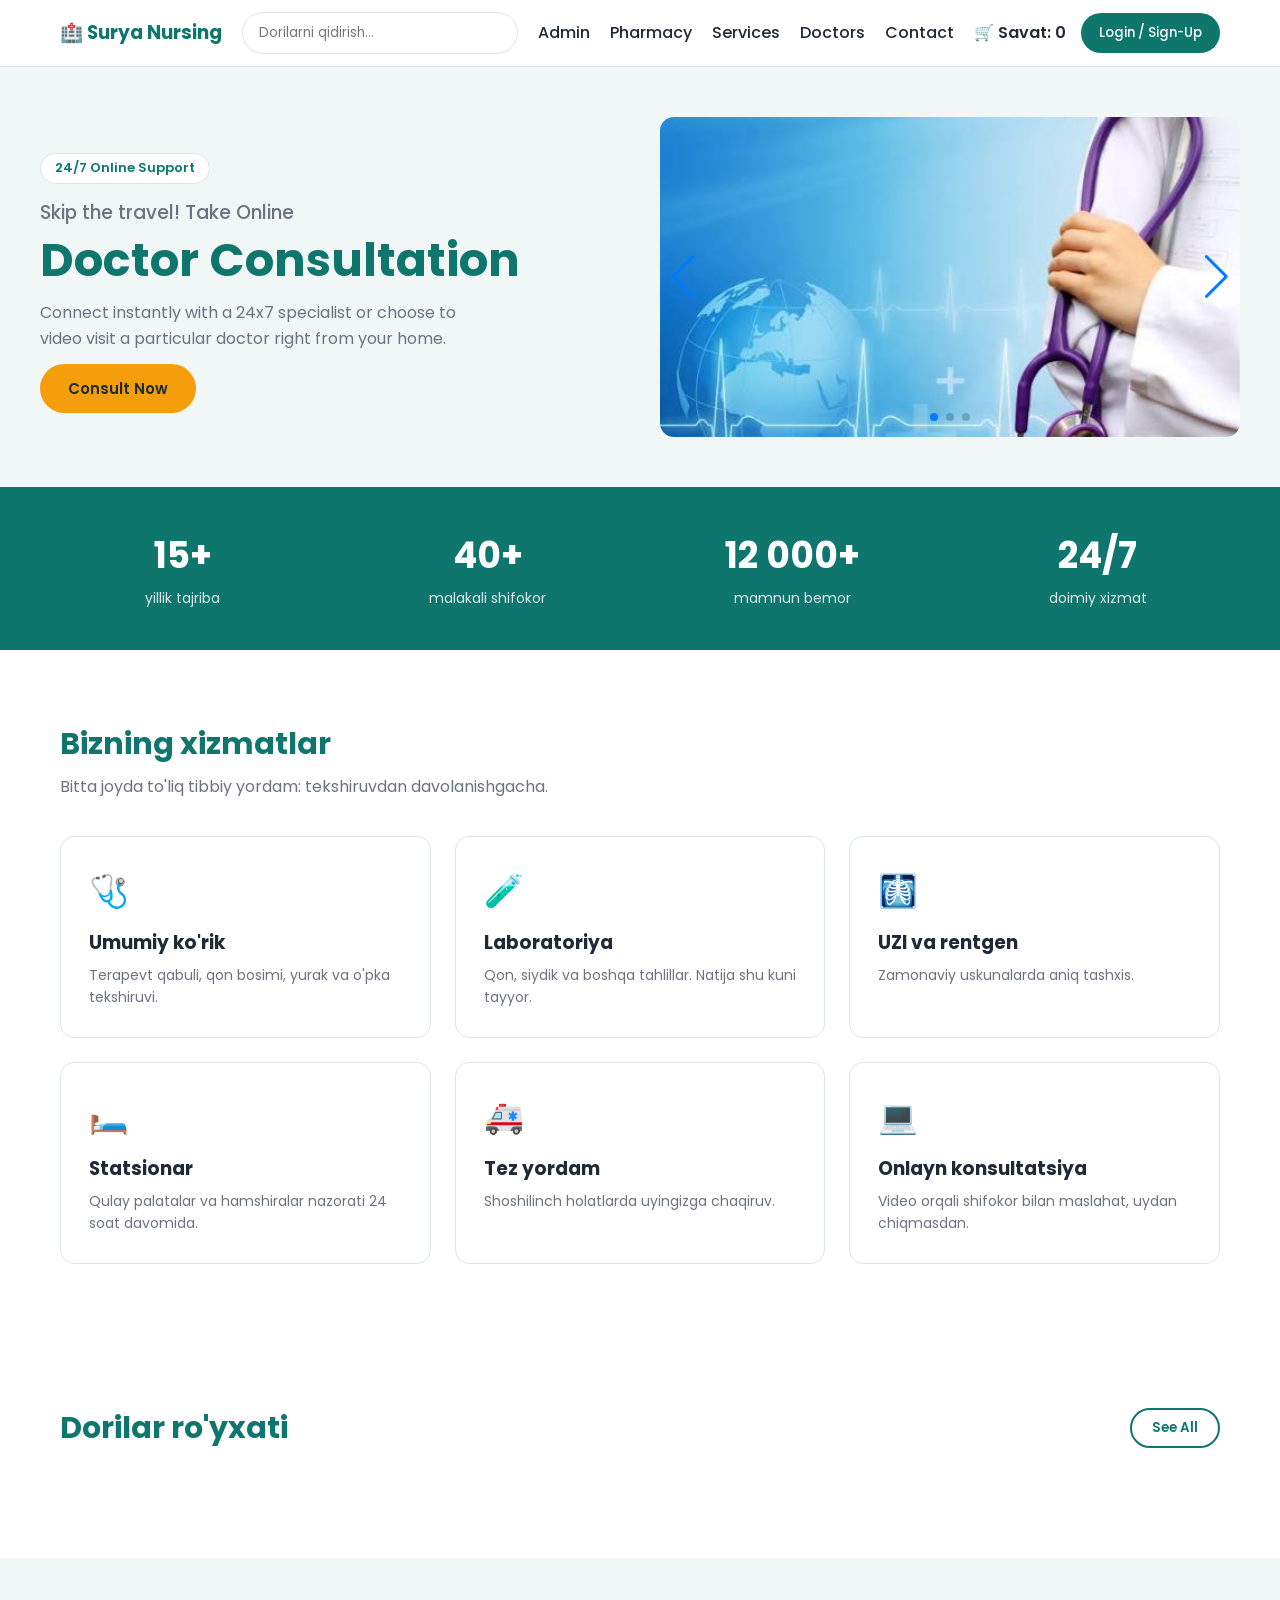
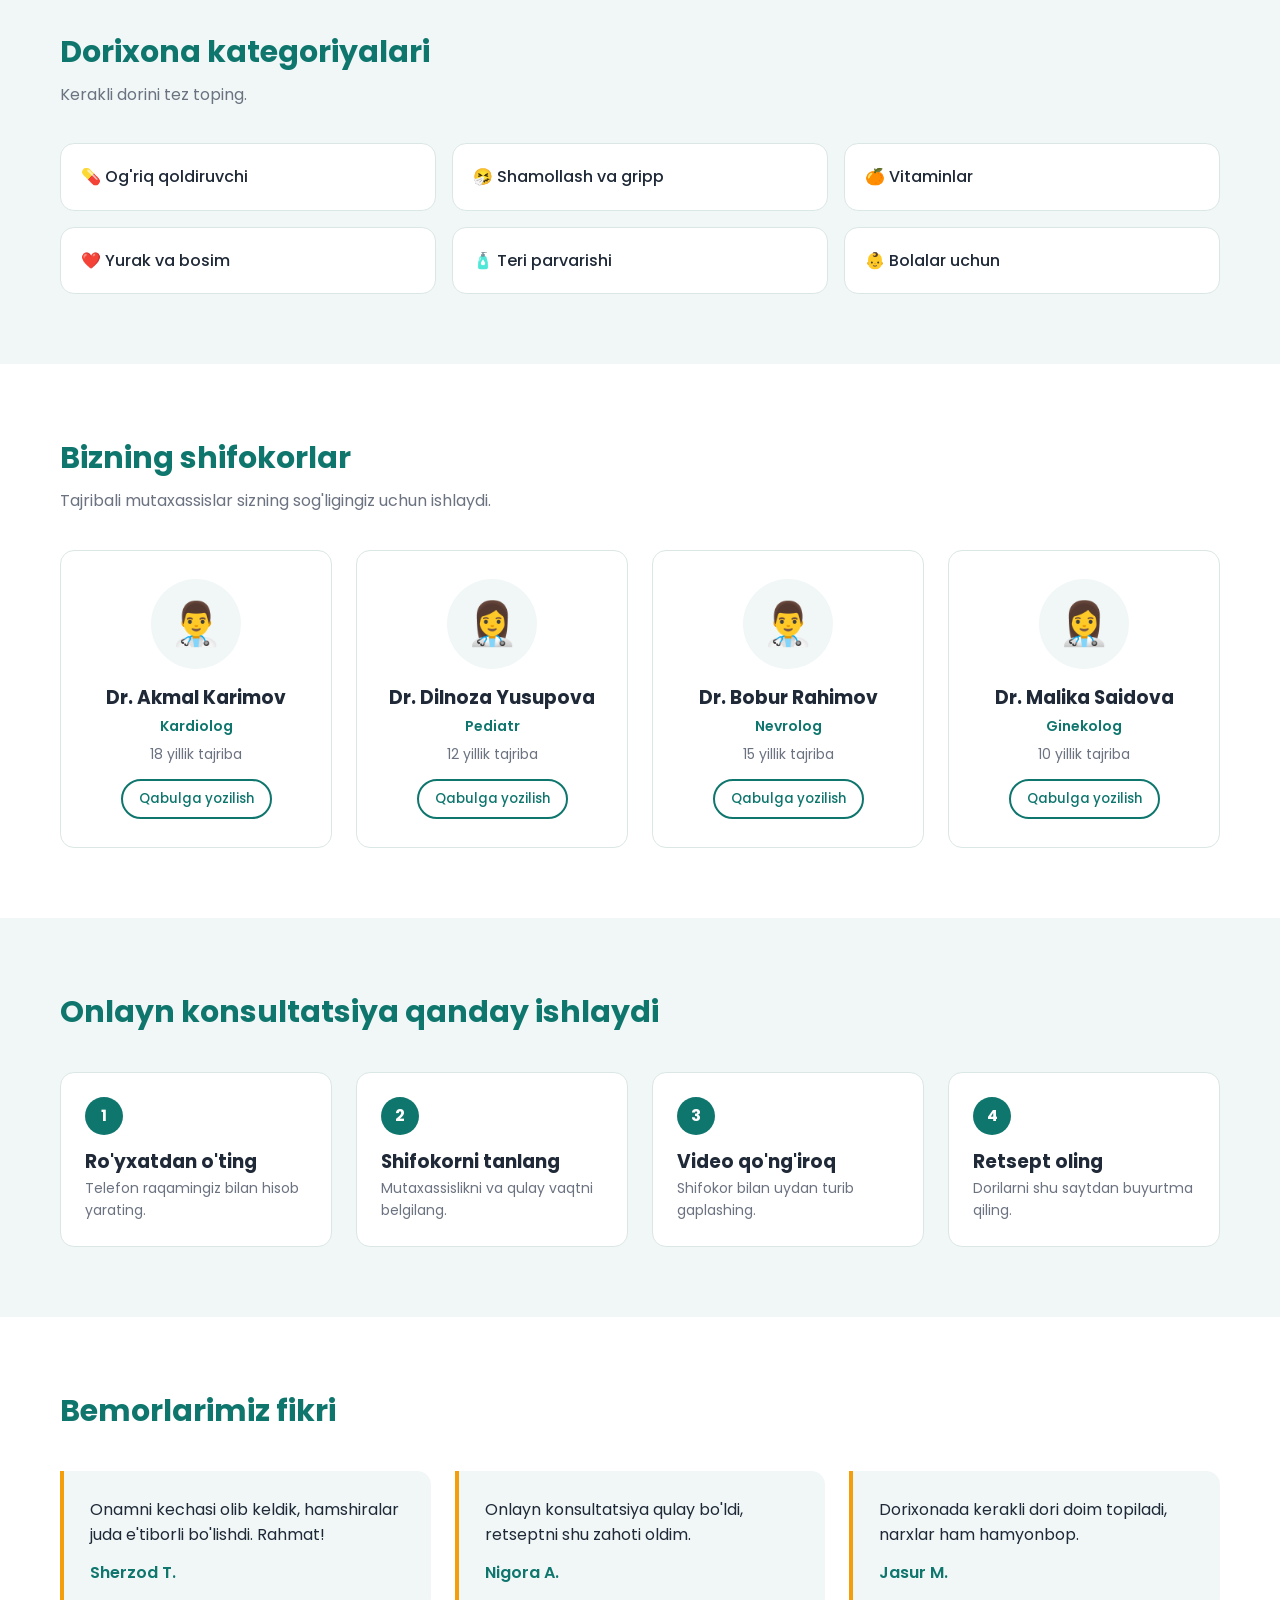
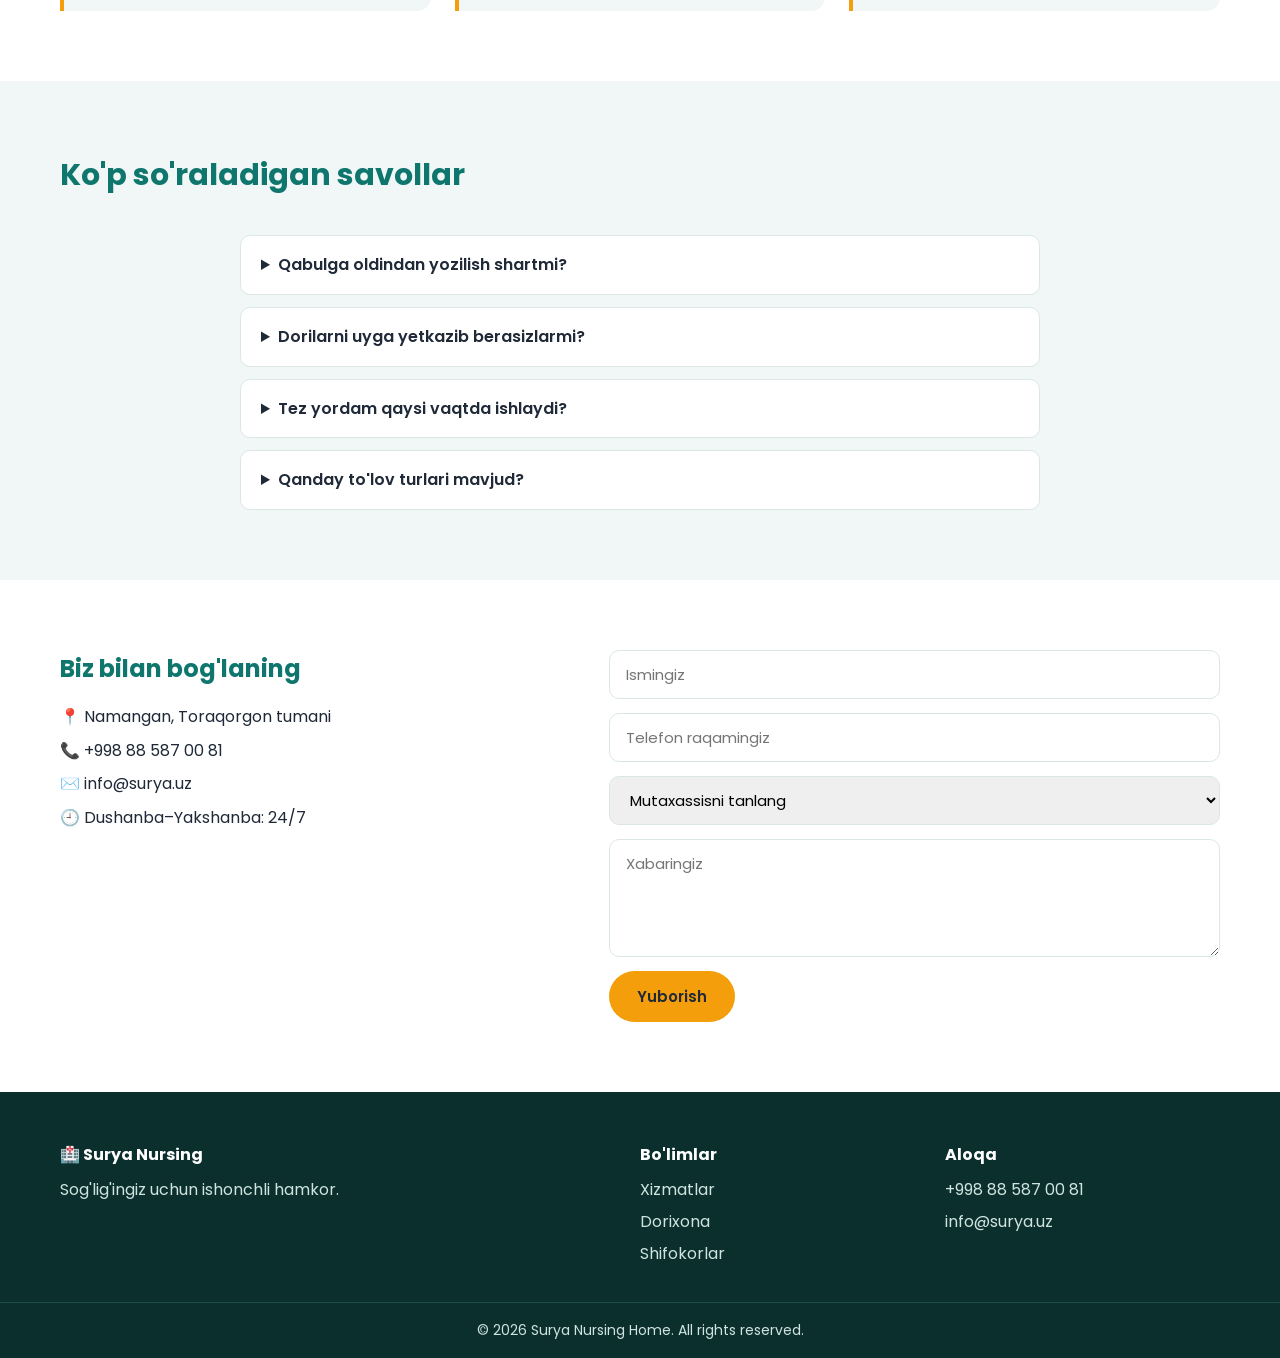
<file: index.html>
<!doctype html>
<html lang="eng">
  <head>
    <meta charset="UTF-8" />
    <meta name="viewport" content="width=device-width, initial-scale=1.0" />
    <title>Surya Nursing Home & Pharmacy</title>
    <link rel="stylesheet" href="style.css" />
    <link rel="stylesheet" href="https://cdn.jsdelivr.net/npm/swiper@11/swiper-bundle.min.css" />
    <link href="https://fonts.googleapis.com/css2?family=Poppins:wght@300;400;500;600;700&display=swap" rel="stylesheet" />
  </head>
  <body>
    <div class="welcome-banner" id="welcomeBanner"></div>

    <!-- Header -->
    <header class="main-header">
      <div class="navbar-container">
        <h3 class="logo">🏥 Surya Nursing</h3>
        <input type="text" class="search-box" placeholder="Dorilarni qidirish..." />
        <nav class="header-nav">
          <ul>
            <li><a href="admin.html">Admin</a></li>
            <li><a href="#pharmacy">Pharmacy</a></li>
            <li><a href="#services">Services</a></li>
            <li><a href="#doctors">Doctors</a></li>
            <li><a href="#contact">Contact</a></li>
          </ul>
        </nav>
        <div class="header-actions">
          <div class="cart-info">🛒 Savat: <span id="cartCount">0</span></div>
          <button class="btn-login">Login / Sign-Up</button>
        </div>
      </div>
    </header>

    <!-- Hero -->
    <section class="hero-section">
      <div class="hero-content">
        <div class="header-doctor">
          <div class="header-consalt">
            <span class="badge">24/7 Online Support</span>
            <h3>Skip the travel! Take Online</h3>
            <h1>Doctor Consultation</h1>
            <p>
              Connect instantly with a 24x7 specialist or choose to video visit
              a particular doctor right from your home.
            </p>
            <a href="#contact" class="btn-consult">Consult Now</a>
          </div>
        </div>

        <div class="swiper mySwiper">
          <div class="swiper-wrapper">
            <div class="swiper-slide"><img src="./assets/swipper1.png" alt="banner 1" loading="lazy" /></div>
            <div class="swiper-slide"><img src="./assets/swipper2.png" alt="banner 2" loading="lazy" /></div>
            <div class="swiper-slide"><img src="./assets/swipper3.png" alt="banner 3" loading="lazy" /></div>
          </div>
          <div class="swiper-button-next"></div>
          <div class="swiper-button-prev"></div>
          <div class="swiper-pagination"></div>
        </div>
      </div>
    </section>

    <!-- Statistika -->
    <section class="stats-section">
      <div class="stats-grid">
        <div class="stat"><strong>15+</strong><span>yillik tajriba</span></div>
        <div class="stat"><strong>40+</strong><span>malakali shifokor</span></div>
        <div class="stat"><strong>12 000+</strong><span>mamnun bemor</span></div>
        <div class="stat"><strong>24/7</strong><span>doimiy xizmat</span></div>
      </div>
    </section>

    <!-- Xizmatlar -->
    <section class="section" id="services">
      <div class="section-head">
        <h2>Bizning xizmatlar</h2>
        <p>Bitta joyda to'liq tibbiy yordam: tekshiruvdan davolanishgacha.</p>
      </div>
      <div class="services-grid">
        <article class="service-card">
          <div class="service-icon">🩺</div>
          <h3>Umumiy ko'rik</h3>
          <p>Terapevt qabuli, qon bosimi, yurak va o'pka tekshiruvi.</p>
        </article>
        <article class="service-card">
          <div class="service-icon">🧪</div>
          <h3>Laboratoriya</h3>
          <p>Qon, siydik va boshqa tahlillar. Natija shu kuni tayyor.</p>
        </article>
        <article class="service-card">
          <div class="service-icon">🩻</div>
          <h3>UZI va rentgen</h3>
          <p>Zamonaviy uskunalarda aniq tashxis.</p>
        </article>
        <article class="service-card">
          <div class="service-icon">🛏️</div>
          <h3>Statsionar</h3>
          <p>Qulay palatalar va hamshiralar nazorati 24 soat davomida.</p>
        </article>
        <article class="service-card">
          <div class="service-icon">🚑</div>
          <h3>Tez yordam</h3>
          <p>Shoshilinch holatlarda uyingizga chaqiruv.</p>
        </article>
        <article class="service-card">
          <div class="service-icon">💻</div>
          <h3>Onlayn konsultatsiya</h3>
          <p>Video orqali shifokor bilan maslahat, uydan chiqmasdan.</p>
        </article>
      </div>
    </section>

    <!-- PHARMACY (existing medicines) -->
    <section class="medicine-section" id="pharmacy">
      <div class="section-head row">
        <h2>Dorilar ro'yxati</h2>
        <button class="seeAll">See All</button>
      </div>
      <div class="medicine-container" id="medicineContainer"></div>
    </section>

    <!-- Catarogiyalar -->
    <section class="section alt">
      <div class="section-head">
        <h2>Dorixona kategoriyalari</h2>
        <p>Kerakli dorini tez toping.</p>
      </div>
      <div class="category-grid">
        <a href="#pharmacy" class="category">💊 Og'riq qoldiruvchi</a>
        <a href="#pharmacy" class="category">🤧 Shamollash va gripp</a>
        <a href="#pharmacy" class="category">🍊 Vitaminlar</a>
        <a href="#pharmacy" class="category">❤️ Yurak va bosim</a>
        <a href="#pharmacy" class="category">🧴 Teri parvarishi</a>
        <a href="#pharmacy" class="category">👶 Bolalar uchun</a>
      </div>
    </section>

    <!-- DOCTORS -->
    <section class="section" id="doctors">
      <div class="section-head">
        <h2>Bizning shifokorlar</h2>
        <p>Tajribali mutaxassislar sizning sog'ligingiz uchun ishlaydi.</p>
      </div>
      <div class="doctors-grid">
        <article class="doctor-card">
          <div class="avatar">👨‍⚕️</div>
          <h3>Dr. Akmal Karimov</h3>
          <span class="spec">Kardiolog</span>
          <p>18 yillik tajriba</p>
          <button class="btn-outline">Qabulga yozilish</button>
        </article>
        <article class="doctor-card">
          <div class="avatar">👩‍⚕️</div>
          <h3>Dr. Dilnoza Yusupova</h3>
          <span class="spec">Pediatr</span>
          <p>12 yillik tajriba</p>
          <button class="btn-outline">Qabulga yozilish</button>
        </article>
        <article class="doctor-card">
          <div class="avatar">👨‍⚕️</div>
          <h3>Dr. Bobur Rahimov</h3>
          <span class="spec">Nevrolog</span>
          <p>15 yillik tajriba</p>
          <button class="btn-outline">Qabulga yozilish</button>
        </article>
        <article class="doctor-card">
          <div class="avatar">👩‍⚕️</div>
          <h3>Dr. Malika Saidova</h3>
          <span class="spec">Ginekolog</span>
          <p>10 yillik tajriba</p>
          <button class="btn-outline">Qabulga yozilish</button>
        </article>
      </div>
    </section>

    <!-- Royxatdan otish -->
    <section class="section alt">
      <div class="section-head">
        <h2>Onlayn konsultatsiya qanday ishlaydi</h2>
      </div>
      <ol class="steps">
        <li><h3>Ro'yxatdan o'ting</h3><p>Telefon raqamingiz bilan hisob yarating.</p></li>
        <li><h3>Shifokorni tanlang</h3><p>Mutaxassislikni va qulay vaqtni belgilang.</p></li>
        <li><h3>Video qo'ng'iroq</h3><p>Shifokor bilan uydan turib gaplashing.</p></li>
        <li><h3>Retsept oling</h3><p>Dorilarni shu saytdan buyurtma qiling.</p></li>
      </ol>
    </section>

    <!-- Fikrlar -->
    <section class="section">
      <div class="section-head">
        <h2>Bemorlarimiz fikri</h2>
      </div>
      <div class="reviews-grid">
        <blockquote class="review">
          <p>Onamni kechasi olib keldik, hamshiralar juda e'tiborli bo'lishdi. Rahmat!</p>
          <footer>Sherzod T.</footer>
        </blockquote>
        <blockquote class="review">
          <p>Onlayn konsultatsiya qulay bo'ldi, retseptni shu zahoti oldim.</p>
          <footer>Nigora A.</footer>
        </blockquote>
        <blockquote class="review">
          <p>Dorixonada kerakli dori doim topiladi, narxlar ham hamyonbop.</p>
          <footer>Jasur M.</footer>
        </blockquote>
      </div>
    </section>

    <!-- Savolla va JAvablar -->
    <section class="section alt">
      <div class="section-head">
        <h2>Ko'p so'raladigan savollar</h2>
      </div>
      <div class="faq">
        <details>
          <summary>Qabulga oldindan yozilish shartmi?</summary>
          <p>Shart emas, lekin navbatsiz qabul uchun oldindan yozilishni tavsiya qilamiz.</p>
        </details>
        <details>
          <summary>Dorilarni uyga yetkazib berasizlarmi?</summary>
          <p>Ha, shahar ichida buyurtma berilgan kuni yetkazib beramiz.</p>
        </details>
        <details>
          <summary>Tez yordam qaysi vaqtda ishlaydi?</summary>
          <p>Kecha-kunduz, dam olish va bayram kunlarida ham.</p>
        </details>
        <details>
          <summary>Qanday to'lov turlari mavjud?</summary>
          <p>Naqd pul, bank kartasi va mobil to'lov ilovalari.</p>
        </details>
      </div>
    </section>

    <!-- CONTACT -->
    <section class="section" id="contact">
      <div class="contact-wrap">
        <div class="contact-info">
          <h2>Biz bilan bog'laning</h2>
          <p>📍 Namangan, Toraqorgon tumani</p>
          <p>📞 +998 88 587 00 81</p>
          <p>✉️ info@surya.uz</p>
          <p>🕘 Dushanba–Yakshanba: 24/7</p>
        </div>
        <form class="contact-form" onsubmit="event.preventDefault(); alert('Rahmat! Tez orada siz bilan bog\'lanamiz.');">
          <input class="name" type="text" placeholder="Ismingiz" required />
          <input class="phoneNum" type="tel" placeholder="Telefon raqamingiz" required />
          <select required>
            <option value="">Mutaxassisni tanlang</option>
            <option>Kardiolog</option>
            <option>Pediatr</option>
            <option>Nevrolog</option>
            <option>Ginekolog</option>
          </select>
          <textarea rows="4" placeholder="Xabaringiz"></textarea>
          <button type="submit" class="btn-consult">Yuborish</button>
        </form>
      </div>
    </section>

    <!-- FOOTER -->
    <footer class="site-footer">
      <div class="footer-grid">
        <div>
          <h4>🏥 Surya Nursing</h4>
          <p>Sog'lig'ingiz uchun ishonchli hamkor.</p>
        </div>
        <div>
          <h4>Bo'limlar</h4>
          <a href="#services">Xizmatlar</a>
          <a href="#pharmacy">Dorixona</a>
          <a href="#doctors">Shifokorlar</a>
        </div>
        <div>
          <h4>Aloqa</h4>
          <a href="tel:+998885870081"><p>+998 88 587 00 81</p></a>
          <p>info@surya.uz</p>
        </div>
      </div>
      <div class="footer-bottom">&copy; 2026 Surya Nursing Home. All rights reserved.</div>
    </footer>

    <script src="https://cdn.jsdelivr.net/npm/swiper@11/swiper-bundle.min.js"></script>
    <script src="./app.js"></script>
  </body>
</html>
</file>
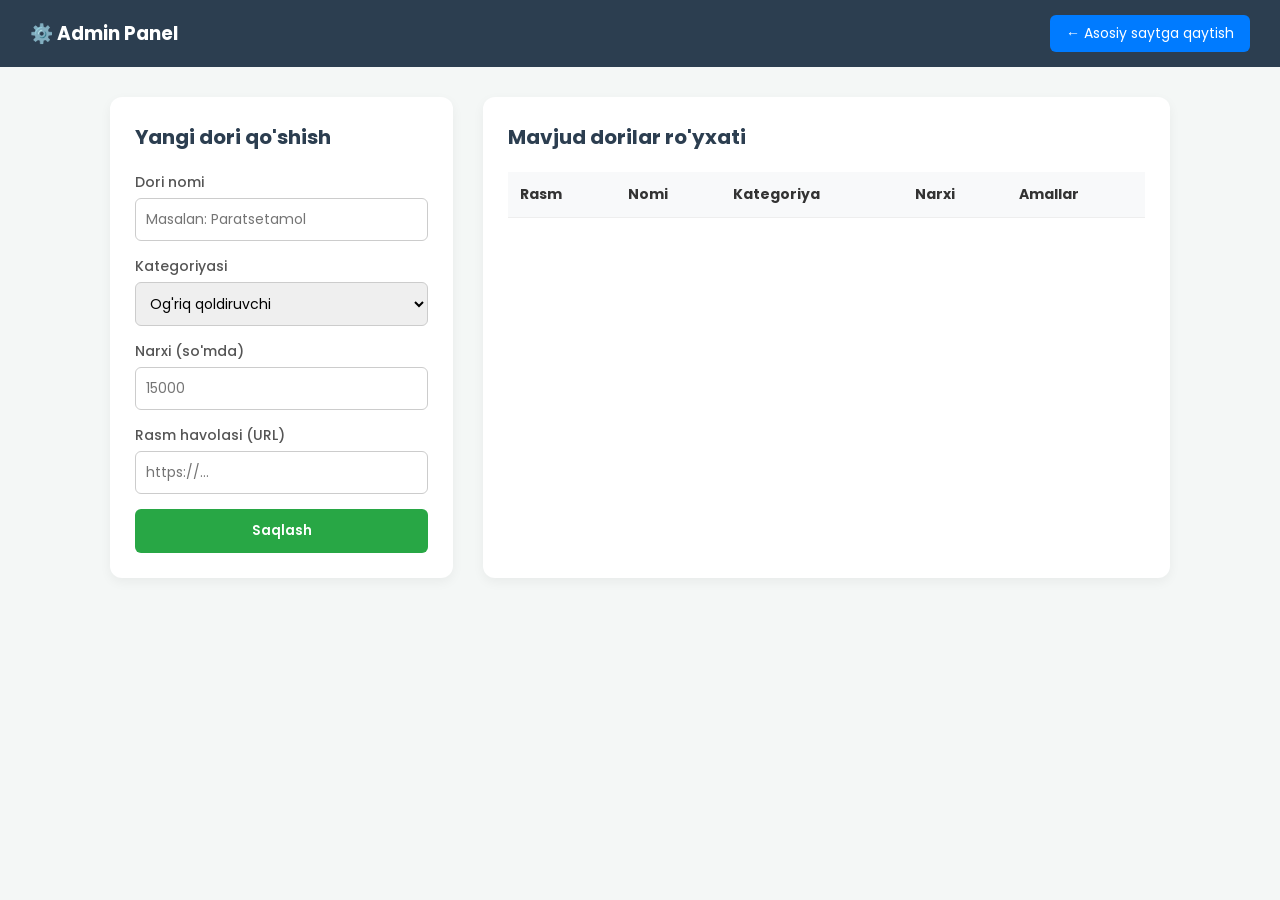
<file: admin.html>
<!doctype html>
<html lang="eng">
  <head>
    <meta charset="UTF-8" />
    <meta name="viewport" content="width=device-width, initial-scale=1.0" />
    <title>Admin Panel - Surya Nursing</title>
    <link href="https://fonts.googleapis.com/css2?family=Poppins:wght@400;500;600;700&display=swap" rel="stylesheet" />
    <link rel="stylesheet" href="amdin.css" />
  </head>
  <body>
    <!-- Hedaer -->
    <header class="admin-header">
      <h3>⚙️ Admin Panel</h3>
      <a href="./index.html">← Asosiy saytga qaytish</a>
    </header>

    <!-- Jadval -->
    <div class="container">

      <div class="form-card">
        <h2 id="formTitle">Yangi dori qo'shish</h2>
        <form id="medicineForm">
          <input type="hidden" id="medId" />
          <div class="form-group">
            <label>Dori nomi</label>
            <input type="text" id="medName" placeholder="Masalan: Paratsetamol" required />
          </div>
          <div class="form-group">
            <label>Kategoriyasi</label>
            <select id="medCategory" required>
              <option value="Og'riq qoldiruvchi">Og'riq qoldiruvchi</option>
              <option value="Vitaminlar">Vitaminlar</option>
              <option value="Antibiotik">Antibiotik</option>
              <option value="Shamollashga qarshi">Shamollashga qarshi</option>
            </select>
          </div>
          <div class="form-group">
            <label>Narxi (so'mda)</label>
            <input type="number" id="medPrice" placeholder="15000" required />
          </div>
          <div class="form-group">
            <label>Rasm havolasi (URL)</label>
            <input type="text" id="medImage" placeholder="https://..." required />
          </div>
          <button type="submit" class="btn-submit" id="submitBtn">Saqlash</button>
        </form>
      </div>

      <!-- Dorilar ro'yxati jadvali -->
      <div class="table-card">
        <h2>Mavjud dorilar ro'yxati</h2>
        <table>
          <thead>
            <tr>
              <th>Rasm</th>
              <th>Nomi</th>
              <th>Kategoriya</th>
              <th>Narxi</th>
              <th>Amallar</th>
            </tr>
          </thead>
          <tbody id="adminTableBody"></tbody>
        </table>
      </div>
    </div>

    <script src="./admin.js"></script>
  </body>
</html>
</file>
<file: style.css>
/* Umumiy */
* {
  box-sizing: border-box;
  margin: 0;
  padding: 0;
}

html {
  scroll-behavior: smooth;
}

body {
  font-family: "Poppins", sans-serif;
  color: #1f2937;
  background: #ffffff;
  line-height: 1.6;
}

a {
  color: inherit;
  text-decoration: none;
}

ul,
ol {
  list-style: none;
}

img {
  max-width: 100%;
  display: block;
}

/* Sarlavhalar */
.section {
  max-width: 1200px;
  margin: 0 auto;
  padding: 70px 20px;
}

.section.alt {
  max-width: none;
  background: #f0f7f6;
}

.section.alt > * {
  max-width: 1160px;
  margin-left: auto;
  margin-right: auto;
}

.section-head {
  margin-bottom: 36px;
}

.section-head h2 {
  font-size: 30px;
  color: #0f766e;
}

.section-head p {
  color: #6b7280;
  margin-top: 6px;
}

.section-head.row {
  display: flex;
  justify-content: space-between;
  align-items: center;
}

/* Xabar */
.welcome-banner:empty {
  display: none;
}

.welcome-banner {
  background: #0f766e;
  color: #ffffff;
  text-align: center;
  padding: 8px 16px;
  font-size: 14px;
}

/* Header */
.main-header {
  position: sticky;
  top: 0;
  z-index: 100;
  background: #ffffff;
  border-bottom: 1px solid #dbe7e5;
}

.navbar-container {
  max-width: 1200px;
  margin: 0 auto;
  padding: 12px 20px;
  display: flex;
  align-items: center;
  gap: 20px;
  flex-wrap: wrap;
}

.logo {
  color: #0f766e;
  font-weight: 700;
}

.search-box {
  flex: 1;
  min-width: 160px;
  padding: 10px 16px;
  border: 1px solid #dbe7e5;
  border-radius: 999px;
  font-family: inherit;
}

.header-nav ul {
  display: flex;
  gap: 20px;
}

.header-nav a {
  font-weight: 500;
}

.header-nav a:hover {
  color: #0f766e;
}

.header-actions {
  display: flex;
  align-items: center;
  gap: 15px;
}

.cart-info {
  font-weight: 600;
  cursor: pointer;
}

.btn-login {
  background: #0f766e;
  color: #ffffff;
  border: 0;
  padding: 10px 18px;
  border-radius: 999px;
  font-family: inherit;
  font-weight: 500;
  cursor: pointer;
}

.btn-login:hover {
  background: #0b5a54;
}

/* Hero */
.hero-section {
  background: #f0f7f6;
  padding: 50px 20px;
}

.hero-content {
  max-width: 1200px;
  margin: 0 auto;
  display: grid;
  grid-template-columns: 1fr 1fr;
  gap: 40px;
  align-items: center;
}

.badge {
  display: inline-block;
  background: #ffffff;
  color: #0f766e;
  border: 1px solid #dbe7e5;
  padding: 4px 14px;
  border-radius: 999px;
  font-size: 13px;
  font-weight: 600;
  margin-bottom: 14px;
}

.header-consalt h3 {
  font-weight: 500;
  color: #6b7280;
}

.header-consalt h1 {
  font-size: 46px;
  line-height: 1.15;
  margin: 6px 0 14px;
  color: #0f766e;
}

.header-consalt p {
  max-width: 460px;
  color: #6b7280;
  margin-bottom: 24px;
}

.btn-consult {
  background: #f59e0b;
  color: #1f2937;
  border: 0;
  padding: 14px 28px;
  border-radius: 999px;
  font-family: inherit;
  font-weight: 600;
  font-size: 15px;
  cursor: pointer;
  transition: transform 0.2s;
}

.btn-consult:hover {
  transform: translateY(-2px);
}

/* Swiper*/
.mySwiper {
  width: 100%;
  border-radius: 14px;
  overflow: hidden;
}

.mySwiper img {
  width: 100%;
  height: 320px;
  object-fit: cover;
}

/* Statistika */
.stats-section {
  background: #0f766e;
  color: #ffffff;
  padding: 40px 20px;
}

.stats-grid {
  max-width: 1200px;
  margin: 0 auto;
  display: grid;
  grid-template-columns: repeat(4, 1fr);
  gap: 20px;
  text-align: center;
}

.stat strong {
  display: block;
  font-size: 36px;
}

.stat span {
  font-size: 14px;
  opacity: 0.85;
}

/* Xizmatlar */
.services-grid {
  display: grid;
  grid-template-columns: repeat(3, 1fr);
  gap: 24px;
}

.service-card {
  background: #ffffff;
  border: 1px solid #dbe7e5;
  border-radius: 14px;
  padding: 28px;
  transition: border-color 0.2s;
}

.service-card:hover {
  border-color: #0f766e;
}

.service-icon {
  font-size: 32px;
  margin-bottom: 12px;
}

.service-card h3 {
  margin-bottom: 6px;
}

.service-card p {
  color: #6b7280;
  font-size: 14px;
}

/* Dorilar */
.medicine-section {
  max-width: 1200px;
  margin: 0 auto;
  padding: 70px 20px;
}

.seeAll {
  background: transparent;
  border: 2px solid #0f766e;
  color: #0f766e;
  padding: 8px 20px;
  border-radius: 999px;
  font-family: inherit;
  font-weight: 600;
  cursor: pointer;
}

.seeAll:hover {
  background: #0f766e;
  color: #ffffff;
}

.medicine-container {
  display: grid;
  grid-template-columns: repeat(auto-fill, minmax(240px, 1fr));
  gap: 22px;
}

.medicine-container > * {
  display: flex;
  flex-direction: column;
  gap: 8px;
  background: #ffffff;
  border: 1px solid #dbe7e5;
  border-radius: 14px;
  padding: 16px;
}

.medicine-container img {
  width: 100%;
  height: 190px;
  object-fit: cover;
  border-radius: 10px;
}

.medicine-container h3 {
  font-size: 18px;
  line-height: 1.3;
}

.medicine-container p {
  color: #6b7280;
}

.medicine-container button {
  background: #0f766e;
  color: #ffffff;
  border: 0;
  padding: 10px 14px;
  border-radius: 8px;
  font-family: inherit;
  font-size: 15px;
  cursor: pointer;
}

.medicine-container button:hover {
  background: #0b5a54;
}

.medicine-container button:first-of-type {
  margin-top: auto;
}

/* Kategoriyalar */
.category-grid {
  display: grid;
  grid-template-columns: repeat(3, 1fr);
  gap: 16px;
}

.category {
  background: #ffffff;
  border: 1px solid #dbe7e5;
  border-radius: 14px;
  padding: 20px;
  font-weight: 500;
  transition: background 0.2s, color 0.2s;
}

.category:hover {
  background: #0f766e;
  color: #ffffff;
}

/* Shifokorlar */
.doctors-grid {
  display: grid;
  grid-template-columns: repeat(4, 1fr);
  gap: 24px;
}

.doctor-card {
  background: #ffffff;
  border: 1px solid #dbe7e5;
  border-radius: 14px;
  padding: 28px 20px;
  text-align: center;
}

.avatar {
  width: 90px;
  height: 90px;
  margin: 0 auto 14px;
  border-radius: 50%;
  background: #f0f7f6;
  display: grid;
  place-items: center;
  font-size: 42px;
}

.spec {
  color: #0f766e;
  font-weight: 600;
  font-size: 14px;
}

.doctor-card p {
  color: #6b7280;
  font-size: 14px;
  margin: 4px 0 14px;
}

.btn-outline {
  background: transparent;
  border: 2px solid #0f766e;
  color: #0f766e;
  padding: 8px 16px;
  border-radius: 999px;
  font-family: inherit;
  font-weight: 500;
  cursor: pointer;
}

.btn-outline:hover {
  background: #0f766e;
  color: #ffffff;
}

/* Qadamlar */
.steps {
  display: grid;
  grid-template-columns: repeat(4, 1fr);
  gap: 24px;
  counter-reset: step;
}

.steps li {
  counter-increment: step;
  background: #ffffff;
  border: 1px solid #dbe7e5;
  border-radius: 14px;
  padding: 24px;
}

.steps li::before {
  content: counter(step);
  display: grid;
  place-items: center;
  width: 38px;
  height: 38px;
  border-radius: 50%;
  background: #0f766e;
  color: #ffffff;
  font-weight: 700;
  margin-bottom: 12px;
}

.steps p {
  color: #6b7280;
  font-size: 14px;
}

/* Comentlar */
.reviews-grid {
  display: grid;
  grid-template-columns: repeat(3, 1fr);
  gap: 24px;
}

.review {
  background: #f0f7f6;
  border-left: 4px solid #f59e0b;
  border-radius: 0 14px 14px 0;
  padding: 26px;
}

.review footer {
  margin-top: 12px;
  font-weight: 600;
  color: #0f766e;
}

/* Savol Javoblar */
.faq {
  display: grid;
  gap: 12px;
  max-width: 800px !important;
}

.faq details {
  background: #ffffff;
  border: 1px solid #dbe7e5;
  border-radius: 10px;
  padding: 16px 20px;
}

.faq summary {
  cursor: pointer;
  font-weight: 600;
}

.faq p {
  color: #6b7280;
  margin-top: 8px;
}

/* Contact */
.contact-wrap {
  display: grid;
  grid-template-columns: 1fr 1.2fr;
  gap: 40px;
  align-items: start;
}

.contact-info h2 {
  color: #0f766e;
  margin-bottom: 16px;
}

.contact-info p {
  margin-bottom: 8px;
}

.contact-form {
  display: grid;
  gap: 14px;
}

.contact-form input,
.contact-form select,
.contact-form textarea {
  padding: 12px 16px;
  border: 1px solid #dbe7e5;
  border-radius: 10px;
  font-family: inherit;
  font-size: 15px;
}

.contact-form button {
  justify-self: start;
}

/* Footer */
.site-footer {
  background: #0b2f2c;
  color: #cfe3e0;
}

.footer-grid {
  max-width: 1200px;
  margin: 0 auto;
  padding: 50px 20px 30px;
  display: grid;
  grid-template-columns: 2fr 1fr 1fr;
  gap: 30px;
}

.footer-grid h4 {
  color: #ffffff;
  margin-bottom: 10px;
}

.footer-grid a {
  display: block;
  margin-bottom: 6px;
}

.footer-grid a:hover {
  color: #f59e0b;
}

.footer-bottom {
  border-top: 1px solid #1f4d49;
  text-align: center;
  padding: 16px;
  font-size: 14px;
}

/* Planshet */
@media (max-width: 992px) {
  .hero-content {
    grid-template-columns: 1fr;
  }

  .contact-wrap {
    grid-template-columns: 1fr;
  }

  .services-grid,
  .reviews-grid,
  .category-grid,
  .doctors-grid,
  .steps {
    grid-template-columns: repeat(2, 1fr);
  }
}

/* Telefon */
@media (max-width: 640px) {
  .header-nav {
    display: none;
  }

  .header-consalt h1 {
    font-size: 32px;
  }

  .stats-grid {
    grid-template-columns: repeat(2, 1fr);
  }

  .services-grid,
  .reviews-grid,
  .category-grid,
  .doctors-grid,
  .steps,
  .footer-grid {
    grid-template-columns: 1fr;
  }

  .section,
  .medicine-section {
    padding: 50px 16px;
  }
}
</file>
<file: amdin.css>
* {
  margin: 0;
  padding: 0;
  box-sizing: border-box;
  font-family: 'Poppins', sans-serif;
}

body {
  background-color: #f4f7f6;
  color: #333;
}

.admin-header {
  background: #2c3e50;
  color: white;
  padding: 15px 30px;
  display: flex;
  justify-content: space-between;
  align-items: center;
}

.admin-header a {
  color: #fff;
  text-decoration: none;
  background: #007bff;
  padding: 8px 16px;
  border-radius: 6px;
  font-size: 14px;
  transition: background 0.3s ease;
}

.admin-header a:hover {
  background: #0056b3;
}

.container {
  max-width: 1100px;
  margin: 30px auto;
  padding: 0 20px;
  display: grid;
  grid-template-columns: 1fr 2fr;
  gap: 30px;
}

.form-card, 
.table-card {
  background: white;
  padding: 25px;
  border-radius: 12px;
  box-shadow: 0 4px 12px rgba(0,0,0,0.05);
}

h2 {
  margin-bottom: 20px;
  font-size: 20px;
  color: #2c3e50;
}

.form-group {
  margin-bottom: 15px;
}

.form-group label {
  display: block;
  margin-bottom: 5px;
  font-size: 14px;
  font-weight: 500;
  color: #555;
}

.form-group input, 
.form-group select {
  width: 100%;
  padding: 10px;
  border: 1px solid #ccc;
  border-radius: 6px;
  outline: none;
  font-size: 14px;
  transition: border-color 0.3s ease;
}

.form-group input:focus, 
.form-group select:focus {
  border-color: #007bff;
}

.btn-submit {
  width: 100%;
  padding: 12px;
  background: #28a745;
  color: white;
  border: none;
  border-radius: 6px;
  font-weight: 600;
  cursor: pointer;
  transition: background 0.3s ease;
}

.btn-submit:hover {
  background: #218838;
}

table {
  width: 100%;
  border-collapse: collapse;
}

th, td {
  padding: 12px;
  text-align: left;
  border-bottom: 1px solid #eee;
  font-size: 14px;
}

th {
  background: #f8f9fa;
  color: #333;
}

.med-thumb {
  width: 45px;
  height: 45px;
  object-fit: contain;
  border-radius: 4px;
}

.btn-delete {
  background: #e74c3c;
  color: white;
  border: none;
  padding: 6px 10px;
  border-radius: 4px;
  cursor: pointer;
  transition: background 0.2s ease;
}

.btn-delete:hover {
  background: #c0392b;
}

.btn-edit {
  background: #f39c12;
  color: white;
  border: none;
  padding: 6px 10px;
  border-radius: 4px;
  cursor: pointer;
  margin-right: 5px;
  transition: background 0.2s ease;
}

.btn-edit:hover {
  background: #d68910;
}



/* Media */
@media (max-width: 992px) {
  .container {
    grid-template-columns: 1fr;
    gap: 20px;
    margin: 20px auto;
  }

  .admin-header {
    padding: 15px 20px;
  }
}


@media (max-width: 640px) {
  .admin-header {
    flex-direction: column;
    gap: 10px;
    text-align: center;
    padding: 15px;
  }

  .container {
    padding: 0 12px;
    margin: 15px auto;
  }

  .form-card,
  .table-card {
    padding: 16px;
  }

  h2 {
    font-size: 18px;
    margin-bottom: 14px;
  }

  
  .table-card {
    overflow-x: auto;
  }

  table {
    min-width: 520px;
  }

  th,
  td {
    padding: 10px 8px;
    font-size: 13px;
  }

  .med-thumb {
    width: 38px;
    height: 38px;
  }

  .btn-edit,
  .btn-delete {
    padding: 6px 8px;
    font-size: 13px;
  }
}
</file>
